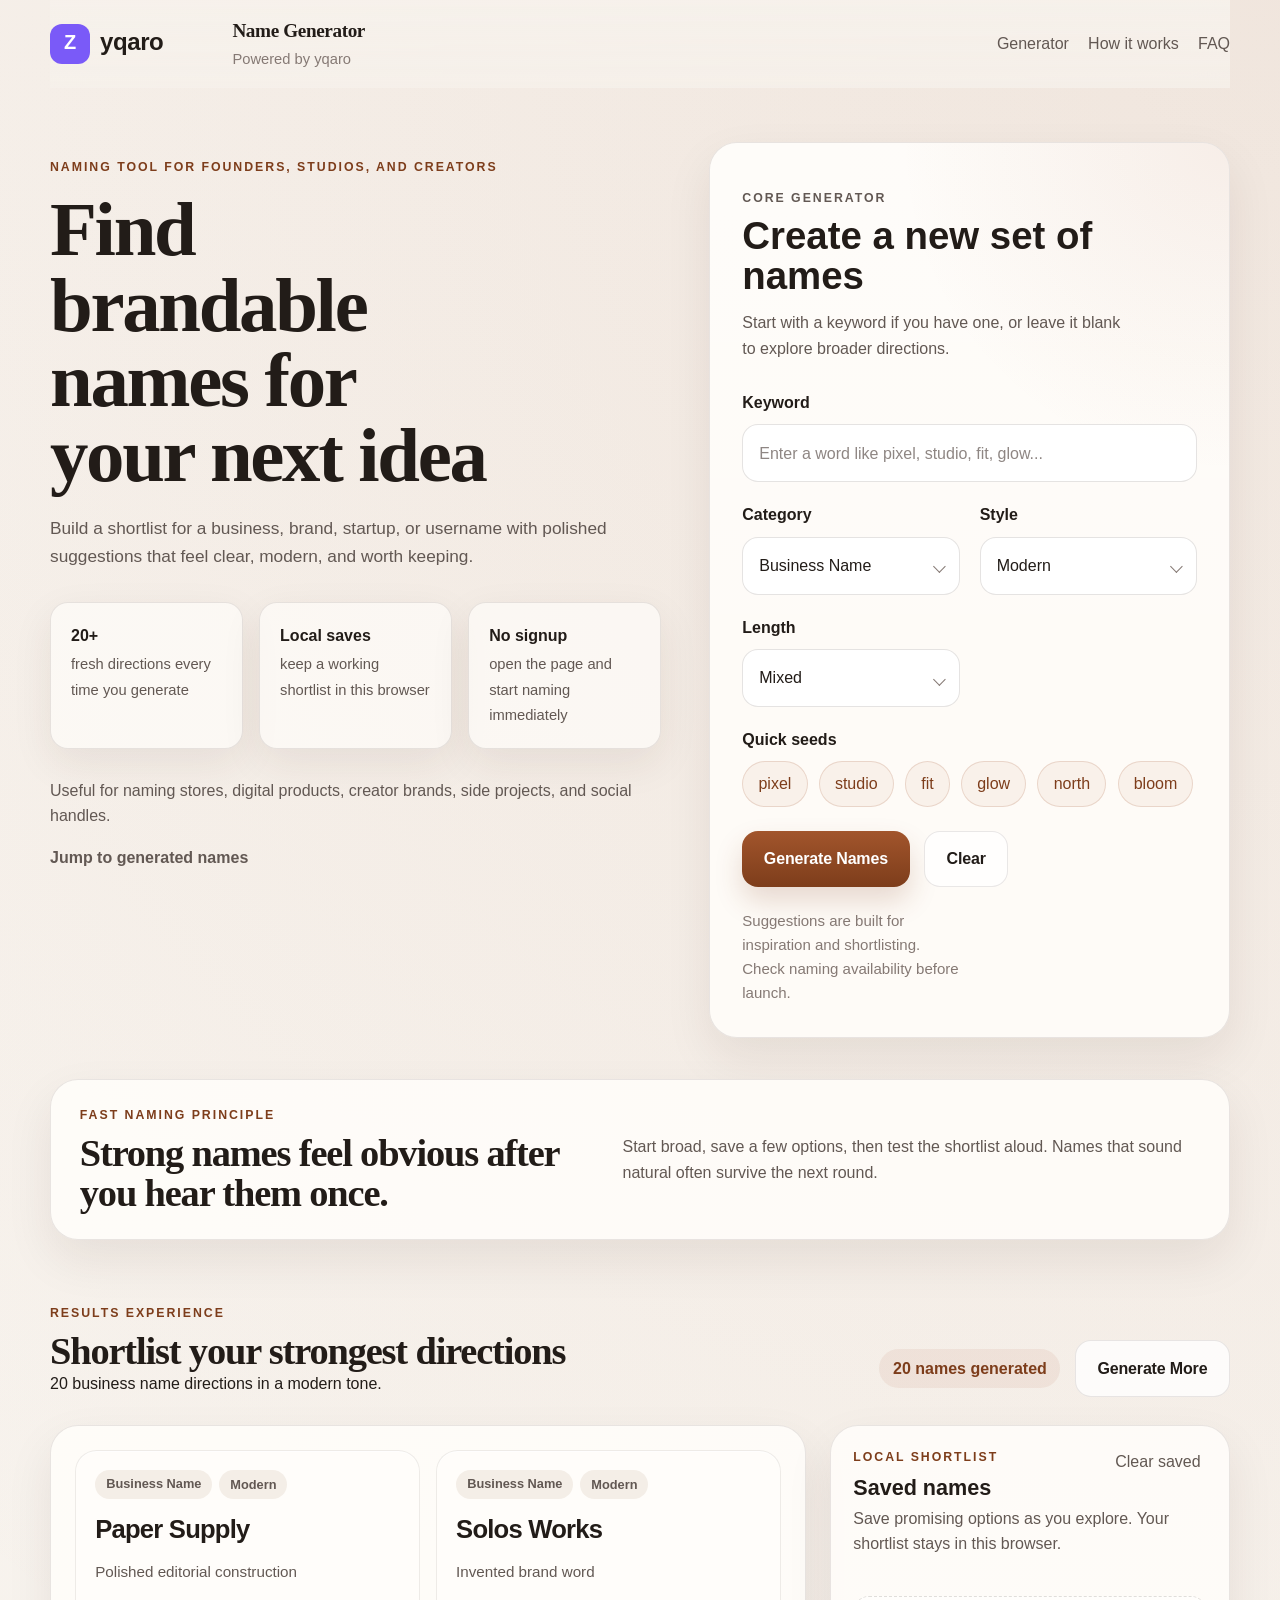
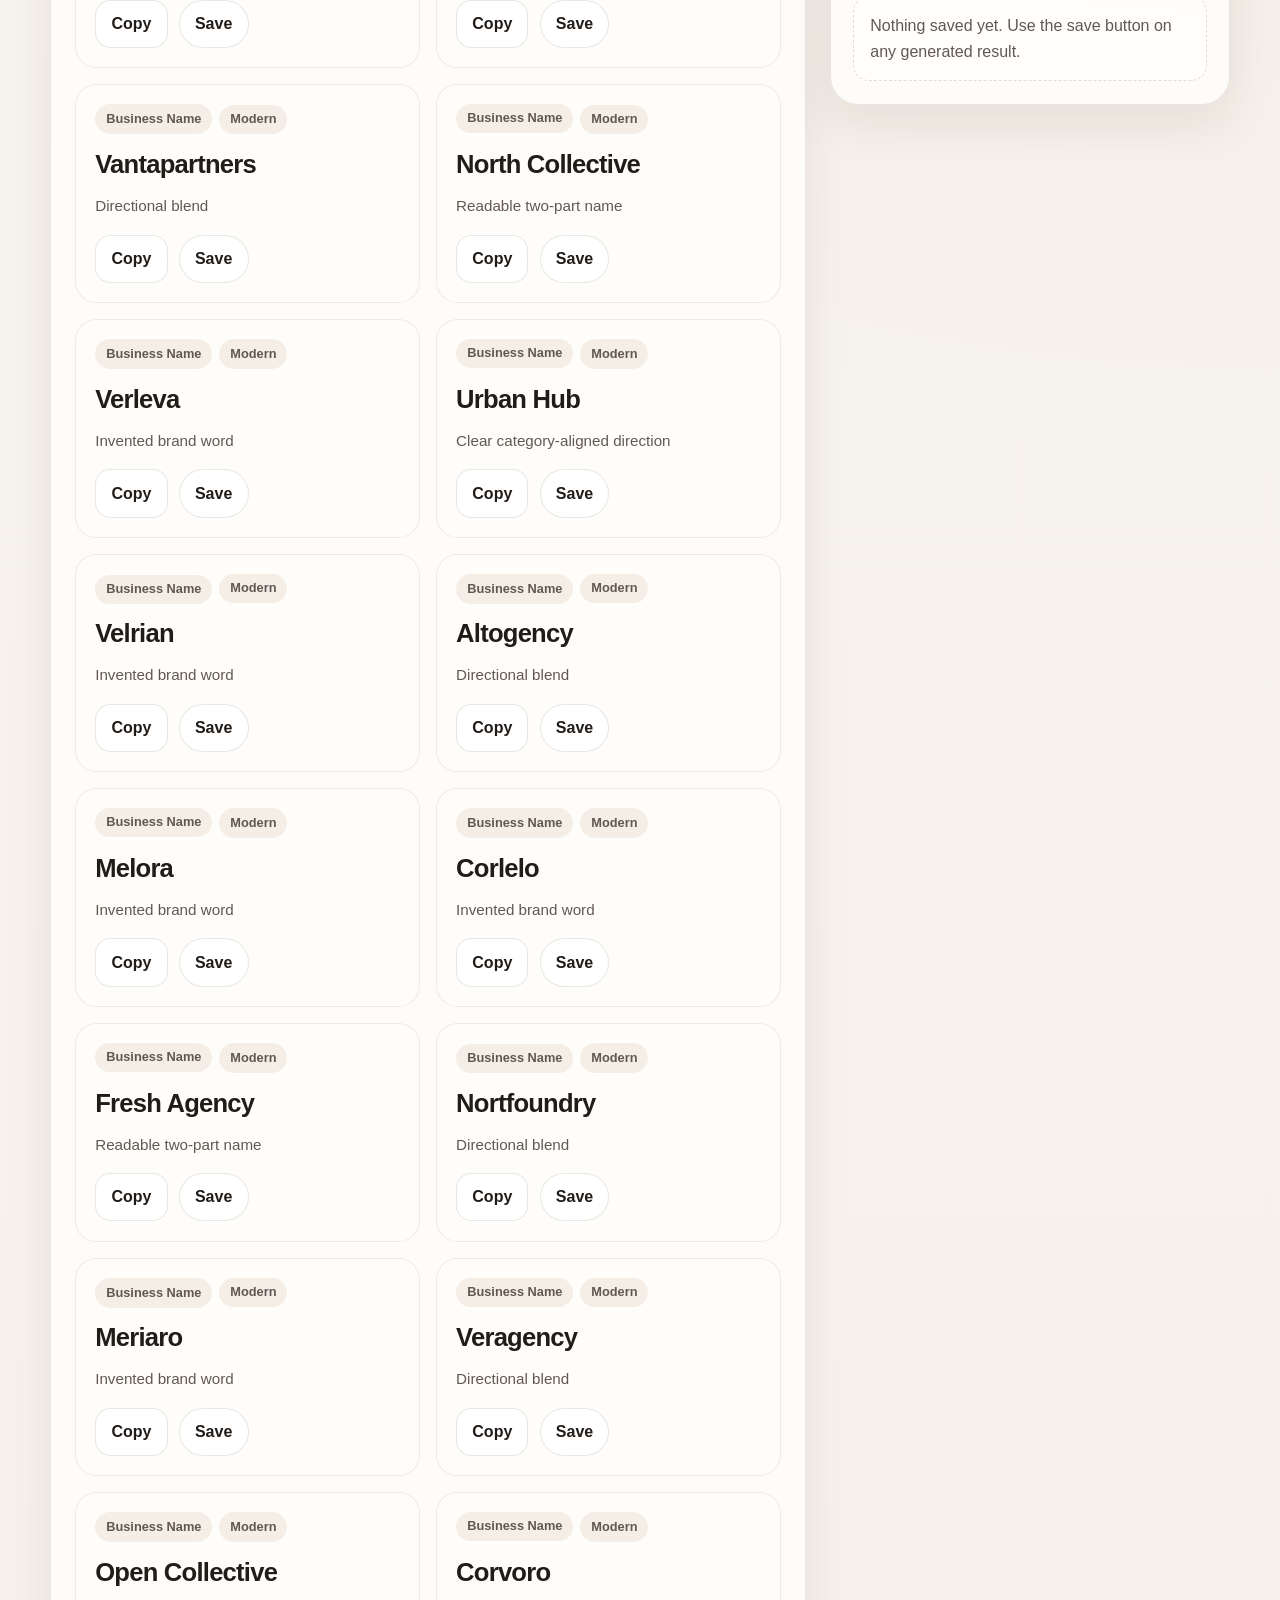
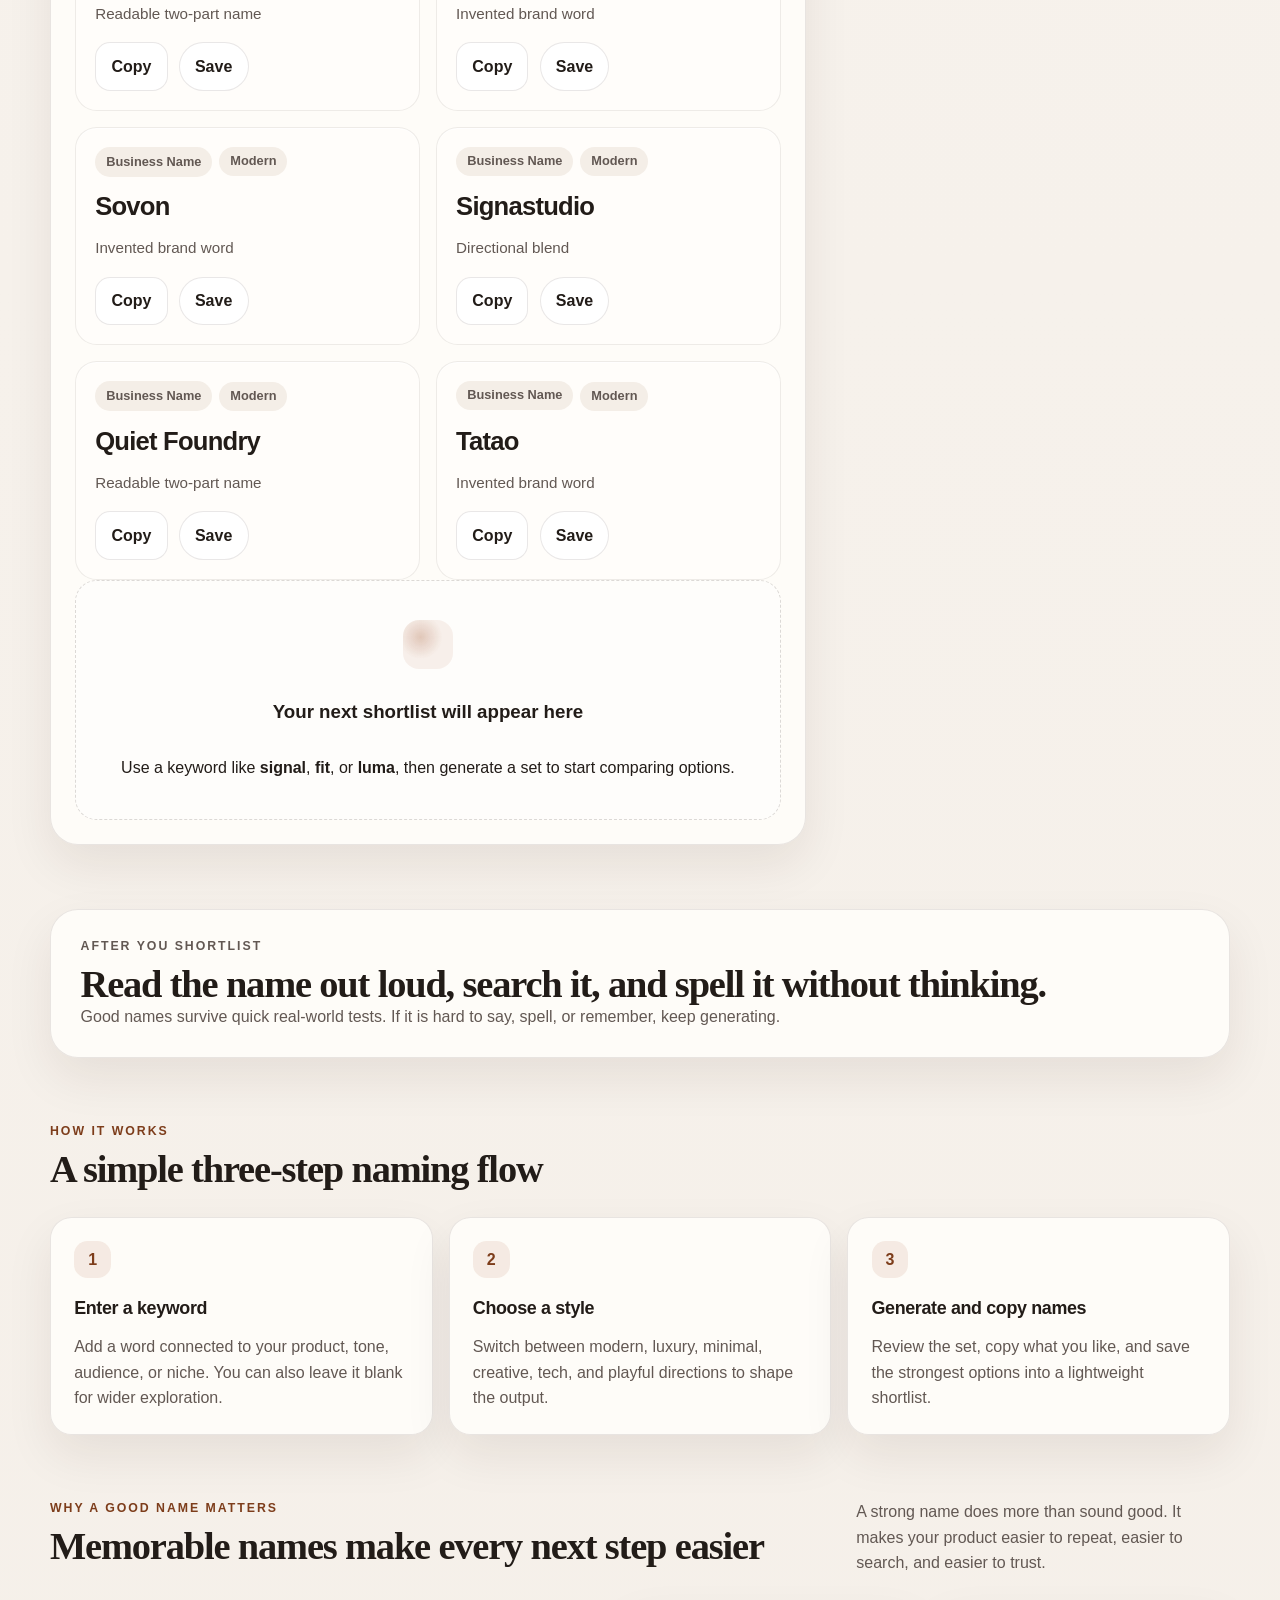
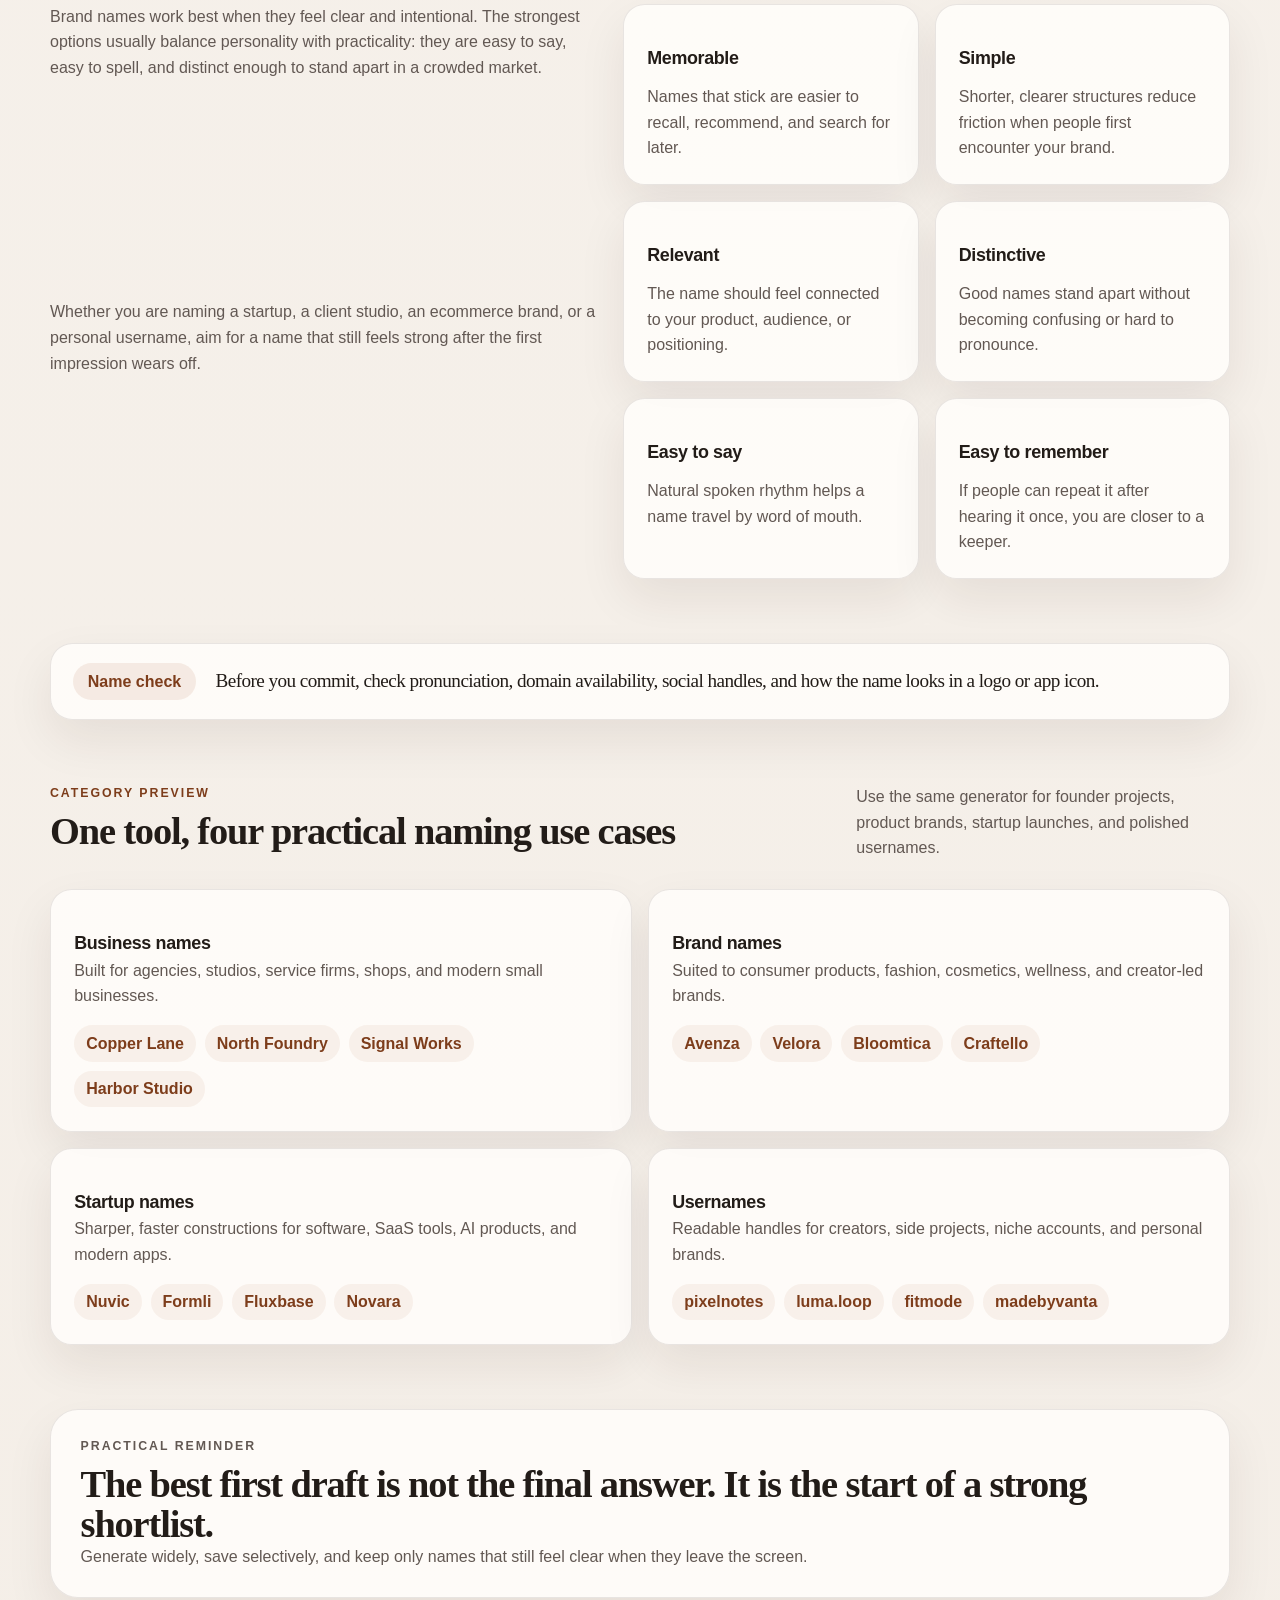
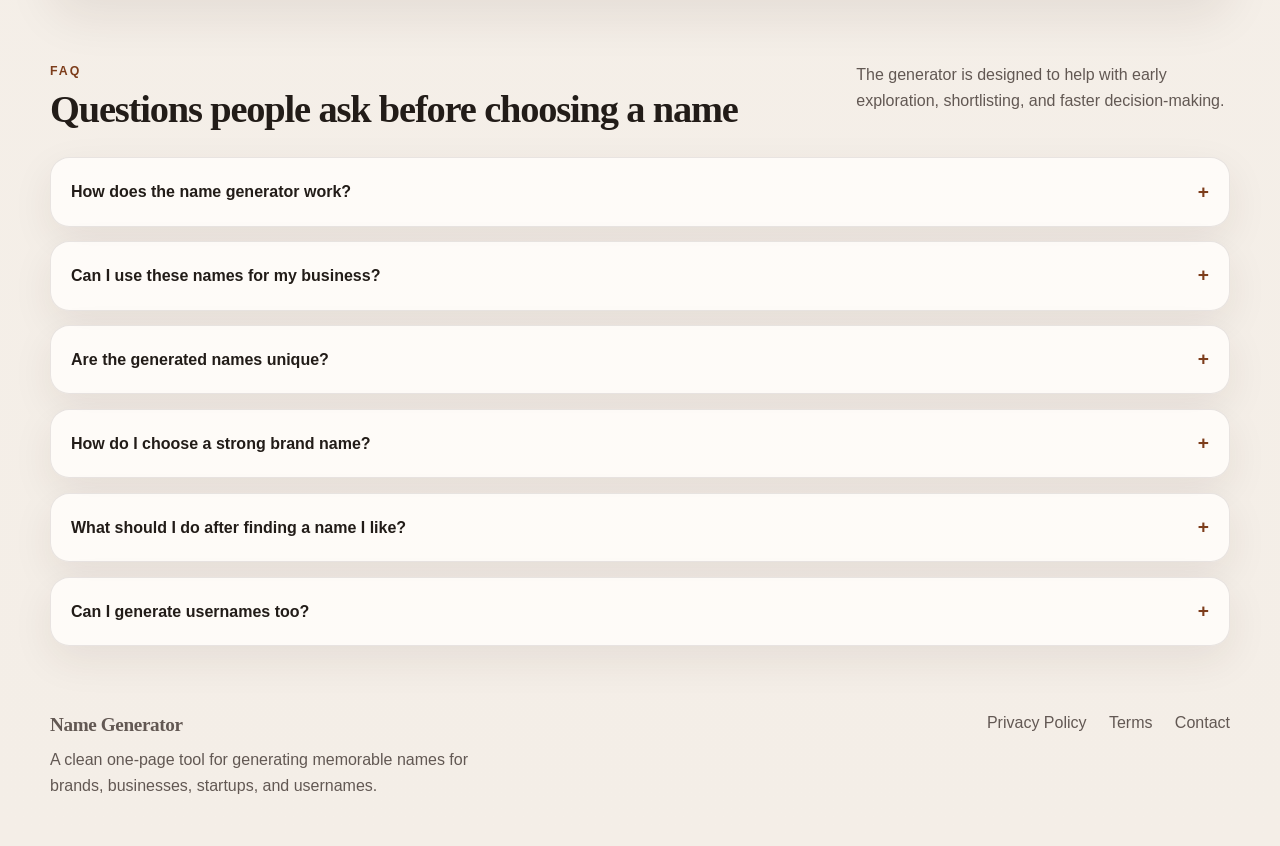
<file: index.html>
<!DOCTYPE html>
<html lang="en">
<head>
  <meta charset="UTF-8">
  <!-- Google tag (gtag.js) -->
<script async src="https://www.googletagmanager.com/gtag/js?id=G-J2DSZ91X1G"></script>
<script>
  window.dataLayer = window.dataLayer || [];
  function gtag(){dataLayer.push(arguments);}
  gtag('js', new Date());

  gtag('config', 'G-J2DSZ91X1G');
</script>
  <meta name="viewport" content="width=device-width, initial-scale=1.0">
  <title>Zyqaro - Name Generator for Your Business</title>
  <meta
    name="description"
    content="Generate brandable names for businesses, brands, startups, and usernames with a polished one-page naming tool built for fast shortlisting."
  >
  <meta name="theme-color" content="#f7f3ee">
  <link rel="icon" type="image/svg+xml" href="assets/favicon.svg">
  <link rel="stylesheet" href="style.css">
  <script src="script.js" defer></script>
  <script async src="https://pagead2.googlesyndication.com/pagead/js/adsbygoogle.js?client=ca-pub-2683876960872276"
     crossorigin="anonymous"></script>
</head>
<body>
  <a class="skip-link" href="#main-content">Skip to content</a>

  <div class="site-shell">
    <header class="topbar">
      <a class="brand" href="#top" aria-label="Name Generator home">
        <img class="brand-logo" src="assets/logo-wordmark.svg" alt="yqaro">
        <span class="brand-wording">
          <strong>Name Generator</strong>
          <span>Powered by yqaro</span>
        </span>
      </a>

      <nav class="topnav" aria-label="Primary">
        <a href="#generator">Generator</a>
        <a href="#how-it-works">How it works</a>
        <a href="#faq">FAQ</a>
      </nav>
    </header>

    <main id="main-content">
      <section class="hero reveal" id="top">
        <div class="hero-copy">
          <p class="eyebrow">Naming tool for founders, studios, and creators</p>
          <h1>Find brandable names for your next idea</h1>
          <p class="hero-intro">
            Build a shortlist for a business, brand, startup, or username with
            polished suggestions that feel clear, modern, and worth keeping.
          </p>

          <div class="hero-metrics" aria-label="Product highlights">
            <article class="metric-card">
              <strong>20+</strong>
              <span>fresh directions every time you generate</span>
            </article>
            <article class="metric-card">
              <strong>Local saves</strong>
              <span>keep a working shortlist in this browser</span>
            </article>
            <article class="metric-card">
              <strong>No signup</strong>
              <span>open the page and start naming immediately</span>
            </article>
          </div>

          <div class="hero-proof">
            <p>Useful for naming stores, digital products, creator brands, side projects, and social handles.</p>
            <a href="#results" class="inline-link">Jump to generated names</a>
          </div>
        </div>

        <section class="generator-card" id="generator" aria-labelledby="generator-title">
          <div class="card-head">
            <p class="section-kicker">Core generator</p>
            <h2 id="generator-title">Create a new set of names</h2>
            <p>
              Start with a keyword if you have one, or leave it blank to explore broader directions.
            </p>
          </div>

          <form id="generator-form" class="generator-form" novalidate>
            <label class="field field-full" for="keyword">
              <span>Keyword</span>
              <input
                type="text"
                id="keyword"
                name="keyword"
                inputmode="text"
                autocomplete="off"
                placeholder="Enter a word like pixel, studio, fit, glow..."
              >
            </label>

            <label class="field" for="category">
              <span>Category</span>
              <span class="control-wrap">
                <select id="category" name="category">
                  <option value="business">Business Name</option>
                  <option value="brand">Brand Name</option>
                  <option value="startup">Startup Name</option>
                  <option value="username">Username</option>
                </select>
              </span>
            </label>

            <label class="field" for="style">
              <span>Style</span>
              <span class="control-wrap">
                <select id="style" name="style">
                  <option value="modern">Modern</option>
                  <option value="luxury">Luxury</option>
                  <option value="minimal">Minimal</option>
                  <option value="creative">Creative</option>
                  <option value="tech">Tech</option>
                  <option value="playful">Playful</option>
                </select>
              </span>
            </label>

            <label class="field" for="length">
              <span>Length</span>
              <span class="control-wrap">
                <select id="length" name="length">
                  <option value="short">Short</option>
                  <option value="medium">Medium</option>
                  <option value="mixed" selected>Mixed</option>
                </select>
              </span>
            </label>

            <div class="field field-full">
              <span>Quick seeds</span>
              <div class="seed-row" aria-label="Example keywords">
                <button type="button" class="seed-button" data-seed="pixel">pixel</button>
                <button type="button" class="seed-button" data-seed="studio">studio</button>
                <button type="button" class="seed-button" data-seed="fit">fit</button>
                <button type="button" class="seed-button" data-seed="glow">glow</button>
                <button type="button" class="seed-button" data-seed="north">north</button>
                <button type="button" class="seed-button" data-seed="bloom">bloom</button>
              </div>
            </div>

            <div class="form-actions field-full">
              <button class="btn btn-primary" type="submit">Generate Names</button>
              <button class="btn btn-secondary" id="reset-button" type="button">Clear</button>
            </div>

            <p class="form-note">
              Suggestions are built for inspiration and shortlisting. Check naming availability before launch.
            </p>
          </form>
        </section>
      </section>

      <aside class="insight-strip reveal" aria-label="Naming guidance">
        <div>
          <p class="section-kicker">Fast naming principle</p>
          <h2>Strong names feel obvious after you hear them once.</h2>
        </div>
        <p>
          Start broad, save a few options, then test the shortlist aloud. Names that sound natural often survive the next round.
        </p>
      </aside>

      <section class="results-section reveal" id="results" aria-labelledby="results-title">
        <div class="section-head">
          <div>
            <p class="section-kicker">Results experience</p>
            <h2 id="results-title">Shortlist your strongest directions</h2>
            <p id="results-summary">
              Generate a set to see names built around your category, style, and keyword.
            </p>
          </div>

          <div class="section-actions">
            <p class="results-count" id="results-count">Ready when you are</p>
            <button class="btn btn-secondary" id="generate-more" type="button">
              Generate More
            </button>
          </div>
        </div>

        <div class="results-layout">
          <div class="results-panel">
            <div class="results-grid" id="results-grid" aria-live="polite"></div>

            <div class="empty-state" id="results-empty" hidden>
              <div class="empty-icon" aria-hidden="true"></div>
              <h3>Your next shortlist will appear here</h3>
              <p>
                Use a keyword like <strong>signal</strong>, <strong>fit</strong>, or <strong>luma</strong>,
                then generate a set to start comparing options.
              </p>
            </div>
          </div>

          <aside class="saved-panel" aria-labelledby="saved-title">
            <div class="saved-head">
              <div>
                <p class="section-kicker">Local shortlist</p>
                <h3 id="saved-title">Saved names</h3>
              </div>
              <button class="text-button" id="clear-saved" type="button">Clear saved</button>
            </div>

            <p class="saved-copy">
              Save promising options as you explore. Your shortlist stays in this browser.
            </p>

            <ul class="saved-list" id="saved-list"></ul>

            <div class="saved-empty" id="saved-empty">
              Nothing saved yet. Use the save button on any generated result.
            </div>
          </aside>
        </div>
      </section>

      <aside class="editorial-break reveal" aria-label="Shortlist advice">
        <div class="editorial-copy">
          <p class="section-kicker">After you shortlist</p>
          <h2>Read the name out loud, search it, and spell it without thinking.</h2>
          <p>
            Good names survive quick real-world tests. If it is hard to say, spell, or remember, keep generating.
          </p>
        </div>
      </aside>

      <section class="section reveal" id="how-it-works" aria-labelledby="how-it-works-title">
        <div class="section-head compact">
          <div>
            <p class="section-kicker">How it works</p>
            <h2 id="how-it-works-title">A simple three-step naming flow</h2>
          </div>
        </div>

        <div class="steps-grid">
          <article class="step-card">
            <span class="step-badge" aria-hidden="true">1</span>
            <h3>Enter a keyword</h3>
            <p>
              Add a word connected to your product, tone, audience, or niche. You can also leave it blank for wider exploration.
            </p>
          </article>
          <article class="step-card">
            <span class="step-badge" aria-hidden="true">2</span>
            <h3>Choose a style</h3>
            <p>
              Switch between modern, luxury, minimal, creative, tech, and playful directions to shape the output.
            </p>
          </article>
          <article class="step-card">
            <span class="step-badge" aria-hidden="true">3</span>
            <h3>Generate and copy names</h3>
            <p>
              Review the set, copy what you like, and save the strongest options into a lightweight shortlist.
            </p>
          </article>
        </div>
      </section>

      <section class="section reveal" id="why-name-matters" aria-labelledby="why-name-matters-title">
        <div class="section-head split">
          <div>
            <p class="section-kicker">Why a good name matters</p>
            <h2 id="why-name-matters-title">Memorable names make every next step easier</h2>
          </div>
          <p class="section-summary">
            A strong name does more than sound good. It makes your product easier to repeat, easier to search, and easier to trust.
          </p>
        </div>

        <div class="principles-layout">
          <div class="principles-copy">
            <p>
              Brand names work best when they feel clear and intentional. The strongest options usually balance personality with
              practicality: they are easy to say, easy to spell, and distinct enough to stand apart in a crowded market.
            </p>
            <p>
              Whether you are naming a startup, a client studio, an ecommerce brand, or a personal username, aim for a name that
              still feels strong after the first impression wears off.
            </p>
          </div>

          <div class="principles-grid">
            <article class="principle-card">
              <h3>Memorable</h3>
              <p>Names that stick are easier to recall, recommend, and search for later.</p>
            </article>
            <article class="principle-card">
              <h3>Simple</h3>
              <p>Shorter, clearer structures reduce friction when people first encounter your brand.</p>
            </article>
            <article class="principle-card">
              <h3>Relevant</h3>
              <p>The name should feel connected to your product, audience, or positioning.</p>
            </article>
            <article class="principle-card">
              <h3>Distinctive</h3>
              <p>Good names stand apart without becoming confusing or hard to pronounce.</p>
            </article>
            <article class="principle-card">
              <h3>Easy to say</h3>
              <p>Natural spoken rhythm helps a name travel by word of mouth.</p>
            </article>
            <article class="principle-card">
              <h3>Easy to remember</h3>
              <p>If people can repeat it after hearing it once, you are closer to a keeper.</p>
            </article>
          </div>
        </div>
      </section>

      <aside class="signal-panel reveal" aria-label="Naming checklist">
        <div class="signal-pill">Name check</div>
        <p>Before you commit, check pronunciation, domain availability, social handles, and how the name looks in a logo or app icon.</p>
      </aside>

      <section class="section reveal" id="use-cases" aria-labelledby="use-cases-title">
        <div class="section-head split">
          <div>
            <p class="section-kicker">Category preview</p>
            <h2 id="use-cases-title">One tool, four practical naming use cases</h2>
          </div>
          <p class="section-summary">
            Use the same generator for founder projects, product brands, startup launches, and polished usernames.
          </p>
        </div>

        <div class="preview-grid">
          <article class="preview-card">
            <h3>Business names</h3>
            <p>Built for agencies, studios, service firms, shops, and modern small businesses.</p>
            <div class="preview-tags">
              <span>Copper Lane</span>
              <span>North Foundry</span>
              <span>Signal Works</span>
              <span>Harbor Studio</span>
            </div>
          </article>
          <article class="preview-card">
            <h3>Brand names</h3>
            <p>Suited to consumer products, fashion, cosmetics, wellness, and creator-led brands.</p>
            <div class="preview-tags">
              <span>Avenza</span>
              <span>Velora</span>
              <span>Bloomtica</span>
              <span>Craftello</span>
            </div>
          </article>
          <article class="preview-card">
            <h3>Startup names</h3>
            <p>Sharper, faster constructions for software, SaaS tools, AI products, and modern apps.</p>
            <div class="preview-tags">
              <span>Nuvic</span>
              <span>Formli</span>
              <span>Fluxbase</span>
              <span>Novara</span>
            </div>
          </article>
          <article class="preview-card">
            <h3>Usernames</h3>
            <p>Readable handles for creators, side projects, niche accounts, and personal brands.</p>
            <div class="preview-tags">
              <span>pixelnotes</span>
              <span>luma.loop</span>
              <span>fitmode</span>
              <span>madebyvanta</span>
            </div>
          </article>
        </div>
      </section>

      <aside class="editorial-break reveal narrow" aria-label="Naming confidence">
        <div class="editorial-copy">
          <p class="section-kicker">Practical reminder</p>
          <h2>The best first draft is not the final answer. It is the start of a strong shortlist.</h2>
          <p>
            Generate widely, save selectively, and keep only names that still feel clear when they leave the screen.
          </p>
        </div>
      </aside>

      <section class="section reveal" id="faq" aria-labelledby="faq-title">
        <div class="section-head split">
          <div>
            <p class="section-kicker">FAQ</p>
            <h2 id="faq-title">Questions people ask before choosing a name</h2>
          </div>
          <p class="section-summary">
            The generator is designed to help with early exploration, shortlisting, and faster decision-making.
          </p>
        </div>

        <div class="faq-list">
          <details class="faq-item">
            <summary>How does the name generator work?</summary>
            <p>
              It combines structured word banks, category-specific naming patterns, style rules, keyword blending, and duplicate filtering
              to create brandable suggestions that feel more intentional than simple random output.
            </p>
          </details>
          <details class="faq-item">
            <summary>Can I use these names for my business?</summary>
            <p>
              Yes, you can use the suggestions as inspiration or as a starting shortlist. Before committing, you should still check
              trademarks, domain availability, and social handle availability in your market.
            </p>
          </details>
          <details class="faq-item">
            <summary>Are the generated names unique?</summary>
            <p>
              The tool filters duplicates within each result set, but it does not verify legal or market uniqueness. Treat each suggestion
              as a naming direction to research before launch.
            </p>
          </details>
          <details class="faq-item">
            <summary>How do I choose a strong brand name?</summary>
            <p>
              Look for names that are easy to pronounce, easy to spell, distinctive in your category, and still meaningful after a few
              hours away from the screen. Saying the name out loud is one of the fastest quality checks.
            </p>
          </details>
          <details class="faq-item">
            <summary>What should I do after finding a name I like?</summary>
            <p>
              Save it, copy it into your working notes, then check domains, search results, trademarks, and social handles. It also helps
              to see the name in context, such as a homepage title, app icon, or simple wordmark.
            </p>
          </details>
          <details class="faq-item">
            <summary>Can I generate usernames too?</summary>
            <p>
              Yes. Switch the category to Username and the tool will favor compact handle-style outputs that are easier to use across social
              platforms, creator pages, and personal branding.
            </p>
          </details>
        </div>
      </section>
    </main>

    <footer class="footer" id="site-footer">
      <div>
        <p class="footer-brand">Name Generator</p>
        <p class="footer-copy">A clean one-page tool for generating memorable names for brands, businesses, startups, and usernames.</p>
      </div>

      <div class="footer-links">
        <button class="footer-link" type="button" data-dialog-target="privacy-dialog">Privacy Policy</button>
        <button class="footer-link" type="button" data-dialog-target="terms-dialog">Terms</button>
        <a class="footer-link" href="mailto:hello@namegenerator.app">Contact</a>
      </div>
    </footer>
  </div>

  <dialog class="legal-dialog" id="privacy-dialog" aria-labelledby="privacy-title">
    <div class="dialog-head">
      <h2 id="privacy-title">Privacy Policy</h2>
      <button type="button" class="dialog-close" data-close-dialog>&times;</button>
    </div>
    <p>
      This local version stores saved names in your browser so you can keep a shortlist between visits. No account or external backend is
      required for the core experience.
    </p>
  </dialog>

  <dialog class="legal-dialog" id="terms-dialog" aria-labelledby="terms-title">
    <div class="dialog-head">
      <h2 id="terms-title">Terms</h2>
      <button type="button" class="dialog-close" data-close-dialog>&times;</button>
    </div>
    <p>
      Generated names are suggestions intended for inspiration. Before using a name commercially, verify its legal availability, domain
      status, and suitability for your market.
    </p>
  </dialog>

  <div class="toast" id="toast" role="status" aria-live="polite" aria-atomic="true"></div>
</body>
</html>
</file>
<file: style.css>
:root {
  --bg: #f6f1eb;
  --bg-soft: #fbf8f4;
  --surface: rgba(255, 253, 250, 0.88);
  --surface-strong: #fffdfa;
  --surface-muted: #f4eee7;
  --text: #221c18;
  --text-soft: #625853;
  --text-faint: #857974;
  --accent: #a2552c;
  --accent-deep: #7d3d1b;
  --accent-soft: rgba(162, 85, 44, 0.12);
  --line: rgba(41, 28, 21, 0.1);
  --shadow-soft: 0 14px 40px rgba(63, 36, 20, 0.08);
  --shadow-card: 0 20px 48px rgba(48, 29, 18, 0.08);
  --shadow-hover: 0 24px 52px rgba(48, 29, 18, 0.12);
  --radius-sm: 12px;
  --radius-md: 18px;
  --radius-lg: 28px;
  --radius-pill: 999px;
  --max-width: 1180px;
  --space-1: 0.5rem;
  --space-2: 0.75rem;
  --space-3: 1rem;
  --space-4: 1.25rem;
  --space-5: 1.5rem;
  --space-6: 2rem;
  --space-7: 2.5rem;
  --space-8: 3rem;
  --space-9: 4rem;
}

*,
*::before,
*::after {
  box-sizing: border-box;
}

html {
  scroll-behavior: smooth;
}

body {
  margin: 0;
  min-height: 100vh;
  background:
    radial-gradient(circle at top right, rgba(162, 85, 44, 0.09), transparent 28%),
    linear-gradient(180deg, #f8f4ef 0%, #f6f1eb 48%, #f4eee7 100%);
  color: var(--text);
  font-family: "Segoe UI Variable Text", "Segoe UI", "Helvetica Neue", Arial, sans-serif;
  line-height: 1.6;
  text-rendering: optimizeLegibility;
}

img,
svg {
  display: block;
  max-width: 100%;
}

button,
input,
select,
dialog {
  font: inherit;
}

a {
  color: inherit;
  text-decoration: none;
}

button {
  border: 0;
  background: none;
  color: inherit;
  cursor: pointer;
}

p,
h1,
h2,
h3 {
  margin: 0;
}

.skip-link {
  position: absolute;
  top: -3rem;
  left: 1rem;
  z-index: 50;
  padding: 0.7rem 1rem;
  border-radius: var(--radius-pill);
  background: var(--text);
  color: white;
  transition: top 0.2s ease;
}

.skip-link:focus {
  top: 1rem;
}

.site-shell {
  width: min(calc(100% - 2rem), var(--max-width));
  margin: 0 auto;
  padding-bottom: var(--space-8);
}

.topbar {
  position: sticky;
  top: 0;
  z-index: 20;
  display: flex;
  align-items: center;
  justify-content: space-between;
  gap: var(--space-4);
  padding: 1rem 0;
  backdrop-filter: blur(16px);
  background: linear-gradient(180deg, rgba(246, 241, 235, 0.94), rgba(246, 241, 235, 0.78));
}

.brand {
  display: inline-flex;
  align-items: center;
  gap: 0.9rem;
}

.brand-logo {
  width: 10.5rem;
  height: auto;
  flex-shrink: 0;
}

.brand-wording {
  display: flex;
  flex-direction: column;
  gap: 0.1rem;
}

.brand-wording strong,
.footer-brand {
  font-family: "Iowan Old Style", "Palatino Linotype", "Book Antiqua", Georgia, serif;
  font-size: 1.2rem;
  letter-spacing: -0.02em;
  font-weight: 700;
}

.brand-wording span:last-child {
  color: var(--text-faint);
  font-size: 0.92rem;
}

.topnav {
  display: flex;
  flex-wrap: wrap;
  align-items: center;
  gap: 1.2rem;
}

.topnav a,
.inline-link,
.footer-link,
.text-button {
  color: var(--text-soft);
  transition: color 0.2s ease;
}

.topnav a:hover,
.inline-link:hover,
.footer-link:hover,
.text-button:hover {
  color: var(--accent-deep);
}

.hero {
  display: grid;
  grid-template-columns: minmax(0, 1.08fr) minmax(340px, 0.92fr);
  gap: var(--space-8);
  padding: 3.4rem 0 2.6rem;
  align-items: start;
}

.hero-copy {
  padding-top: 1rem;
}

.eyebrow,
.section-kicker {
  color: var(--accent-deep);
  text-transform: uppercase;
  letter-spacing: 0.16em;
  font-size: 0.77rem;
  font-weight: 700;
}

.hero h1,
.section-head h2,
.insight-strip h2,
.editorial-break h2,
.signal-panel p {
  font-family: "Iowan Old Style", "Palatino Linotype", "Book Antiqua", Georgia, serif;
  letter-spacing: -0.03em;
}

.hero h1 {
  margin-top: 0.9rem;
  max-width: 12ch;
  font-size: clamp(3rem, 6vw, 5.2rem);
  line-height: 0.98;
}

.hero-intro,
.section-summary,
.editorial-copy p,
.saved-copy,
.principles-copy p,
.preview-card p,
.faq-item p {
  color: var(--text-soft);
}

.hero-intro {
  margin-top: 1.35rem;
  max-width: 58ch;
  font-size: 1.08rem;
}

.hero-metrics {
  display: grid;
  grid-template-columns: repeat(3, minmax(0, 1fr));
  gap: var(--space-3);
  margin-top: 2rem;
}

.metric-card {
  padding: var(--space-4);
  border-radius: var(--radius-md);
  background: rgba(255, 253, 250, 0.65);
  border: 1px solid var(--line);
  box-shadow: var(--shadow-soft);
}

.metric-card strong {
  display: block;
  margin-bottom: 0.15rem;
  font-size: 1rem;
}

.metric-card span {
  color: var(--text-soft);
  font-size: 0.92rem;
}

.hero-proof {
  display: flex;
  flex-wrap: wrap;
  align-items: center;
  gap: 1rem 1.5rem;
  margin-top: 1.8rem;
  color: var(--text-soft);
}

.inline-link {
  font-weight: 600;
}

.generator-card,
.results-panel,
.saved-panel,
.step-card,
.principle-card,
.preview-card,
.insight-strip,
.editorial-break,
.signal-panel,
.legal-dialog {
  background: var(--surface);
  border: 1px solid var(--line);
  box-shadow: var(--shadow-card);
}

.generator-card {
  position: relative;
  overflow: hidden;
  padding: var(--space-6);
  border-radius: var(--radius-lg);
}

.generator-card::before {
  content: "";
  position: absolute;
  inset: 0;
  background:
    radial-gradient(circle at top right, rgba(162, 85, 44, 0.08), transparent 32%),
    linear-gradient(180deg, rgba(255, 255, 255, 0.28), transparent 68%);
  pointer-events: none;
}

.card-head {
  position: relative;
}

.card-head h2,
.section-head h2,
.insight-strip h2,
.editorial-break h2 {
  margin-top: 0.45rem;
  font-size: clamp(2rem, 3vw, 2.8rem);
  line-height: 1.05;
}

.card-head p {
  margin-top: 0.85rem;
  max-width: 44ch;
  color: var(--text-soft);
}

.generator-form {
  position: relative;
  display: grid;
  grid-template-columns: repeat(2, minmax(0, 1fr));
  gap: var(--space-4);
  margin-top: 1.8rem;
}

.field {
  display: flex;
  flex-direction: column;
  gap: 0.55rem;
}

.field-full {
  grid-column: 1 / -1;
}

.field > span:first-child {
  font-weight: 600;
  color: var(--text);
}

.control-wrap {
  position: relative;
}

.control-wrap::after {
  content: "";
  position: absolute;
  right: 1rem;
  top: calc(50% - 0.2rem);
  width: 0.55rem;
  height: 0.55rem;
  border-right: 1.6px solid var(--text-faint);
  border-bottom: 1.6px solid var(--text-faint);
  transform: rotate(45deg);
  pointer-events: none;
}

input,
select {
  width: 100%;
  min-height: 3.35rem;
  padding: 0.95rem 1rem;
  border-radius: 1rem;
  border: 1px solid rgba(41, 28, 21, 0.12);
  background: rgba(255, 255, 255, 0.9);
  color: var(--text);
  transition: border-color 0.18s ease, box-shadow 0.18s ease, transform 0.18s ease;
}

select {
  appearance: none;
  padding-right: 2.8rem;
}

input::placeholder {
  color: rgba(98, 88, 83, 0.72);
}

input:focus-visible,
select:focus-visible,
.btn:focus-visible,
.seed-button:focus-visible,
.result-action:focus-visible,
.save-chip:focus-visible,
.footer-link:focus-visible,
.text-button:focus-visible,
.faq-item summary:focus-visible,
.dialog-close:focus-visible {
  outline: none;
  border-color: rgba(162, 85, 44, 0.55);
  box-shadow: 0 0 0 4px rgba(162, 85, 44, 0.16);
}

.seed-row {
  display: flex;
  flex-wrap: wrap;
  gap: 0.7rem;
}

.seed-button,
.result-meta span,
.signal-pill,
.results-count,
.preview-tags span,
.save-chip {
  border-radius: var(--radius-pill);
}

.seed-button {
  min-height: 2.5rem;
  padding: 0.55rem 0.95rem;
  border: 1px solid rgba(162, 85, 44, 0.18);
  background: rgba(162, 85, 44, 0.06);
  color: var(--accent-deep);
  transition: transform 0.18s ease, background 0.18s ease, border-color 0.18s ease;
}

.seed-button:hover {
  transform: translateY(-1px);
  background: rgba(162, 85, 44, 0.1);
  border-color: rgba(162, 85, 44, 0.3);
}

.form-actions {
  display: flex;
  flex-wrap: wrap;
  gap: 0.9rem;
  margin-top: 0.25rem;
}

.btn {
  min-height: 3.35rem;
  padding: 0.9rem 1.35rem;
  border-radius: 1rem;
  font-weight: 700;
  letter-spacing: -0.01em;
  transition: transform 0.18s ease, box-shadow 0.18s ease, background 0.18s ease, color 0.18s ease;
}

.btn:hover {
  transform: translateY(-1px);
}

.btn:active {
  transform: translateY(0);
}

.btn-primary {
  background: linear-gradient(180deg, var(--accent) 0%, var(--accent-deep) 100%);
  color: white;
  box-shadow: 0 14px 28px rgba(125, 61, 27, 0.18);
}

.btn-primary:hover {
  box-shadow: 0 16px 30px rgba(125, 61, 27, 0.24);
}

.btn-secondary {
  border: 1px solid rgba(41, 28, 21, 0.1);
  background: rgba(255, 255, 255, 0.78);
  color: var(--text);
}

.btn-secondary:disabled {
  opacity: 0.55;
  cursor: not-allowed;
  transform: none;
}

.form-note {
  margin-top: 0.1rem;
  color: var(--text-faint);
  font-size: 0.94rem;
}

.insight-strip,
.editorial-break,
.signal-panel {
  display: grid;
  align-items: center;
  gap: var(--space-4);
  border-radius: var(--radius-lg);
}

.insight-strip {
  grid-template-columns: minmax(0, 0.95fr) minmax(0, 1.05fr);
  padding: 1.6rem 1.8rem;
}

.insight-strip p:last-child {
  color: var(--text-soft);
}

.results-section,
.section {
  padding-top: var(--space-9);
}

.section-head {
  display: flex;
  align-items: end;
  justify-content: space-between;
  gap: var(--space-4);
  margin-bottom: 1.75rem;
}

.section-head.compact,
.section-head.split {
  align-items: start;
}

.section-summary {
  max-width: 42ch;
}

.section-actions {
  display: flex;
  align-items: center;
  gap: 0.9rem;
  flex-wrap: wrap;
  justify-content: flex-end;
}

.results-count {
  display: inline-flex;
  align-items: center;
  min-height: 2.4rem;
  padding: 0.2rem 0.85rem;
  background: rgba(162, 85, 44, 0.08);
  color: var(--accent-deep);
  font-weight: 700;
}

.results-layout {
  display: grid;
  grid-template-columns: minmax(0, 1.7fr) minmax(300px, 0.9fr);
  gap: var(--space-5);
  align-items: start;
}

.results-panel {
  padding: var(--space-5);
  border-radius: var(--radius-lg);
}

.results-grid {
  display: grid;
  grid-template-columns: repeat(2, minmax(0, 1fr));
  gap: 1rem;
}

.result-card {
  display: flex;
  flex-direction: column;
  gap: 1rem;
  min-height: 12.2rem;
  padding: 1.2rem;
  border-radius: 1.35rem;
  background: var(--surface-strong);
  border: 1px solid rgba(41, 28, 21, 0.08);
  box-shadow: inset 0 1px 0 rgba(255, 255, 255, 0.8);
  opacity: 0;
  transform: translateY(14px);
  animation: rise-in 0.45s ease forwards;
  animation-delay: var(--delay, 0ms);
}

.result-card:hover {
  transform: translateY(-2px);
  box-shadow: var(--shadow-hover);
}

.result-meta {
  display: flex;
  flex-wrap: wrap;
  gap: 0.45rem;
}

.result-meta span {
  padding: 0.28rem 0.68rem;
  background: var(--surface-muted);
  color: var(--text-soft);
  font-size: 0.8rem;
  font-weight: 600;
}

.result-name {
  font-size: clamp(1.45rem, 2vw, 1.8rem);
  line-height: 1.1;
  letter-spacing: -0.03em;
}

.result-note {
  margin-top: auto;
  color: var(--text-soft);
  font-size: 0.95rem;
}

.result-actions {
  display: flex;
  flex-wrap: wrap;
  gap: 0.7rem;
}

.result-action,
.save-chip {
  display: inline-flex;
  align-items: center;
  justify-content: center;
  min-height: 2.8rem;
  padding: 0.65rem 0.95rem;
  border: 1px solid rgba(41, 28, 21, 0.1);
  background: rgba(255, 255, 255, 0.84);
  color: var(--text);
  font-weight: 600;
  transition: transform 0.18s ease, border-color 0.18s ease, background 0.18s ease, color 0.18s ease;
}

.result-action {
  border-radius: 0.95rem;
}

.save-chip {
  border-radius: var(--radius-pill);
}

.result-action:hover,
.save-chip:hover {
  transform: translateY(-1px);
  border-color: rgba(162, 85, 44, 0.24);
}

.result-action.is-success {
  background: rgba(162, 85, 44, 0.1);
  border-color: rgba(162, 85, 44, 0.34);
  color: var(--accent-deep);
}

.save-chip.is-saved {
  background: rgba(162, 85, 44, 0.12);
  border-color: rgba(162, 85, 44, 0.24);
  color: var(--accent-deep);
}

.empty-state {
  display: grid;
  place-items: center;
  gap: 0.9rem;
  min-height: 15rem;
  padding: 2rem;
  text-align: center;
  border: 1px dashed rgba(41, 28, 21, 0.16);
  border-radius: 1.35rem;
  background: rgba(255, 255, 255, 0.42);
}

.empty-icon {
  width: 3.1rem;
  height: 3.1rem;
  border-radius: 1rem;
  background:
    radial-gradient(circle at 35% 35%, rgba(162, 85, 44, 0.26), transparent 48%),
    rgba(162, 85, 44, 0.08);
}

.saved-panel {
  position: sticky;
  top: 5.8rem;
  padding: 1.4rem;
  border-radius: var(--radius-lg);
}

.saved-head {
  display: flex;
  align-items: start;
  justify-content: space-between;
  gap: 1rem;
}

.saved-head h3 {
  margin-top: 0.2rem;
  font-size: 1.35rem;
}

.saved-list {
  display: grid;
  gap: 0.85rem;
  padding: 0;
  margin: 1.25rem 0 0;
  list-style: none;
}

.saved-item {
  display: flex;
  align-items: center;
  justify-content: space-between;
  gap: 0.9rem;
  padding: 0.95rem 1rem;
  border-radius: 1rem;
  background: rgba(255, 255, 255, 0.8);
  border: 1px solid rgba(41, 28, 21, 0.08);
}

.saved-meta {
  min-width: 0;
}

.saved-name {
  font-weight: 700;
  letter-spacing: -0.02em;
}

.saved-context {
  color: var(--text-faint);
  font-size: 0.88rem;
}

.saved-actions {
  display: flex;
  align-items: center;
  gap: 0.5rem;
}

.saved-empty {
  margin-top: 1.2rem;
  padding: 1rem;
  border-radius: 1rem;
  background: rgba(255, 255, 255, 0.56);
  border: 1px dashed rgba(41, 28, 21, 0.14);
  color: var(--text-soft);
}

.editorial-break {
  margin-top: var(--space-9);
  padding: 1.7rem 1.85rem;
  border-radius: var(--radius-lg);
}

.editorial-break.narrow {
  padding-right: min(16vw, 8rem);
}

.signal-panel {
  margin-top: var(--space-9);
  grid-template-columns: auto 1fr;
  padding: 1.2rem 1.4rem;
  border-radius: 1.4rem;
}

.signal-pill {
  display: inline-flex;
  align-items: center;
  min-height: 2.3rem;
  padding: 0.2rem 0.9rem;
  background: rgba(162, 85, 44, 0.1);
  color: var(--accent-deep);
  font-weight: 700;
}

.signal-panel p {
  font-size: 1.2rem;
}

.steps-grid,
.principles-grid,
.preview-grid {
  display: grid;
  gap: 1rem;
}

.steps-grid {
  grid-template-columns: repeat(3, minmax(0, 1fr));
}

.step-card,
.principle-card,
.preview-card {
  padding: 1.45rem;
  border-radius: 1.35rem;
}

.step-badge {
  display: inline-grid;
  place-items: center;
  width: 2.3rem;
  height: 2.3rem;
  border-radius: 0.85rem;
  background: rgba(162, 85, 44, 0.1);
  color: var(--accent-deep);
  font-weight: 800;
}

.step-card h3,
.principle-card h3,
.preview-card h3 {
  margin-top: 1rem;
  font-size: 1.12rem;
  letter-spacing: -0.02em;
}

.step-card p,
.principle-card p {
  margin-top: 0.7rem;
  color: var(--text-soft);
}

.principles-layout {
  display: grid;
  grid-template-columns: minmax(0, 0.95fr) minmax(0, 1.05fr);
  gap: var(--space-5);
}

.principles-copy {
  display: grid;
  gap: 1rem;
}

.principles-grid {
  grid-template-columns: repeat(2, minmax(0, 1fr));
}

.preview-grid {
  grid-template-columns: repeat(2, minmax(0, 1fr));
}

.preview-tags {
  display: flex;
  flex-wrap: wrap;
  gap: 0.55rem;
  margin-top: 1rem;
}

.preview-tags span {
  display: inline-flex;
  align-items: center;
  min-height: 2.3rem;
  padding: 0.3rem 0.75rem;
  background: rgba(162, 85, 44, 0.07);
  color: var(--accent-deep);
  font-weight: 600;
}

.faq-list {
  display: grid;
  gap: 0.9rem;
}

.faq-item {
  padding: 1.15rem 1.25rem;
  border-radius: 1.2rem;
  background: var(--surface);
  border: 1px solid var(--line);
  box-shadow: var(--shadow-soft);
}

.faq-item summary {
  list-style: none;
  display: flex;
  align-items: center;
  justify-content: space-between;
  gap: 1rem;
  font-weight: 700;
  cursor: pointer;
}

.faq-item summary::-webkit-details-marker {
  display: none;
}

.faq-item summary::after {
  content: "+";
  color: var(--accent-deep);
  font-size: 1.2rem;
}

.faq-item[open] summary::after {
  content: "−";
}

.faq-item p {
  margin-top: 0.85rem;
  max-width: 75ch;
}

.footer {
  display: flex;
  align-items: start;
  justify-content: space-between;
  gap: var(--space-5);
  padding-top: var(--space-9);
  color: var(--text-soft);
}

.footer-copy {
  margin-top: 0.4rem;
  max-width: 48ch;
}

.footer-links {
  display: flex;
  flex-wrap: wrap;
  gap: 1rem 1.4rem;
}

.footer-link {
  padding: 0;
}

.legal-dialog {
  width: min(32rem, calc(100% - 1.5rem));
  padding: 1.25rem;
  border-radius: 1.4rem;
  color: var(--text);
}

.legal-dialog::backdrop {
  background: rgba(28, 18, 12, 0.4);
  backdrop-filter: blur(10px);
}

.dialog-head {
  display: flex;
  align-items: center;
  justify-content: space-between;
  gap: 1rem;
  margin-bottom: 0.8rem;
}

.dialog-head h2 {
  font-size: 1.3rem;
}

.dialog-close {
  width: 2.4rem;
  height: 2.4rem;
  border-radius: 999px;
  border: 1px solid var(--line);
}

.toast {
  position: fixed;
  left: 50%;
  bottom: 1.4rem;
  z-index: 40;
  min-width: 14rem;
  max-width: min(calc(100% - 2rem), 24rem);
  padding: 0.85rem 1rem;
  border-radius: 1rem;
  background: rgba(28, 22, 18, 0.92);
  color: white;
  text-align: center;
  opacity: 0;
  transform: translate(-50%, 14px);
  pointer-events: none;
  transition: opacity 0.22s ease, transform 0.22s ease;
}

.toast.is-visible {
  opacity: 1;
  transform: translate(-50%, 0);
}

.reveal {
  opacity: 1;
  transform: translateY(0);
}

.js .reveal {
  opacity: 0;
  transform: translateY(18px);
  transition: opacity 0.6s ease, transform 0.6s ease;
}

.js .reveal.is-visible {
  opacity: 1;
  transform: translateY(0);
}

@keyframes rise-in {
  to {
    opacity: 1;
    transform: translateY(0);
  }
}

@media (max-width: 1080px) {
  .hero,
  .results-layout,
  .principles-layout,
  .insight-strip {
    grid-template-columns: 1fr;
  }

  .hero {
    gap: var(--space-6);
  }

  .saved-panel {
    position: static;
  }
}

@media (max-width: 820px) {
  .site-shell {
    width: min(calc(100% - 1.2rem), var(--max-width));
  }

  .topbar,
  .footer,
  .section-head,
  .saved-head {
    flex-direction: column;
    align-items: start;
  }

  .hero {
    padding-top: 2.2rem;
  }

  .hero-metrics,
  .results-grid,
  .steps-grid,
  .principles-grid,
  .preview-grid {
    grid-template-columns: 1fr;
  }

  .generator-form {
    grid-template-columns: 1fr;
  }

  .section-actions {
    justify-content: flex-start;
  }

  .editorial-break.narrow {
    padding-right: 1.85rem;
  }
}

@media (max-width: 640px) {
  body {
    font-size: 15.5px;
  }

  .topbar {
    padding-top: 0.9rem;
  }

  .topnav {
    gap: 0.9rem;
  }

  .brand {
    gap: 0.7rem;
  }

  .brand-logo {
    width: 8.8rem;
  }

  .hero h1 {
    max-width: 9ch;
  }

  .generator-card,
  .results-panel,
  .saved-panel,
  .step-card,
  .principle-card,
  .preview-card,
  .insight-strip,
  .editorial-break,
  .signal-panel,
  .faq-item {
    padding: 1.1rem;
  }

  .btn,
  input,
  select {
    min-height: 3.15rem;
  }

  .result-card {
    min-height: auto;
  }

  .signal-panel {
    grid-template-columns: 1fr;
  }
}

@media (prefers-reduced-motion: reduce) {
  html {
    scroll-behavior: auto;
  }

  *,
  *::before,
  *::after {
    animation-duration: 0.01ms !important;
    animation-iteration-count: 1 !important;
    transition-duration: 0.01ms !important;
    scroll-behavior: auto !important;
  }
}
</file>
